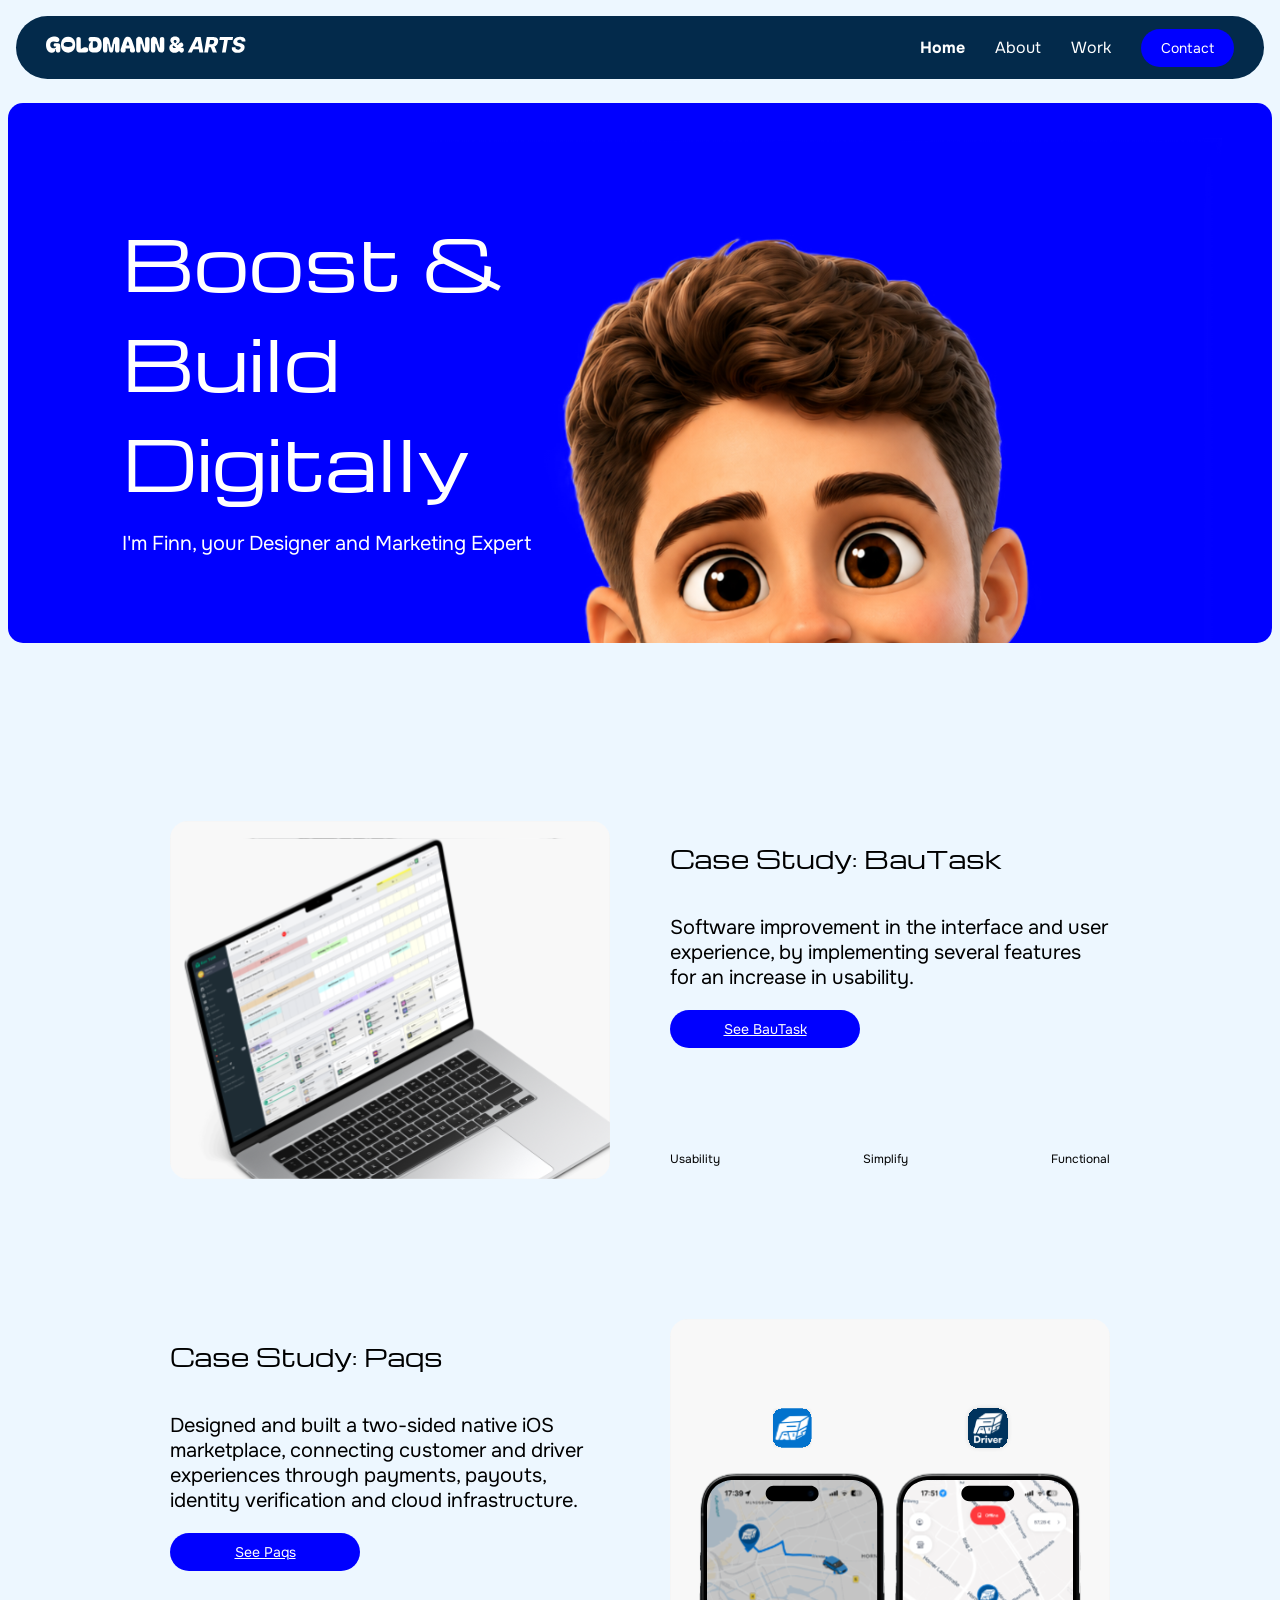
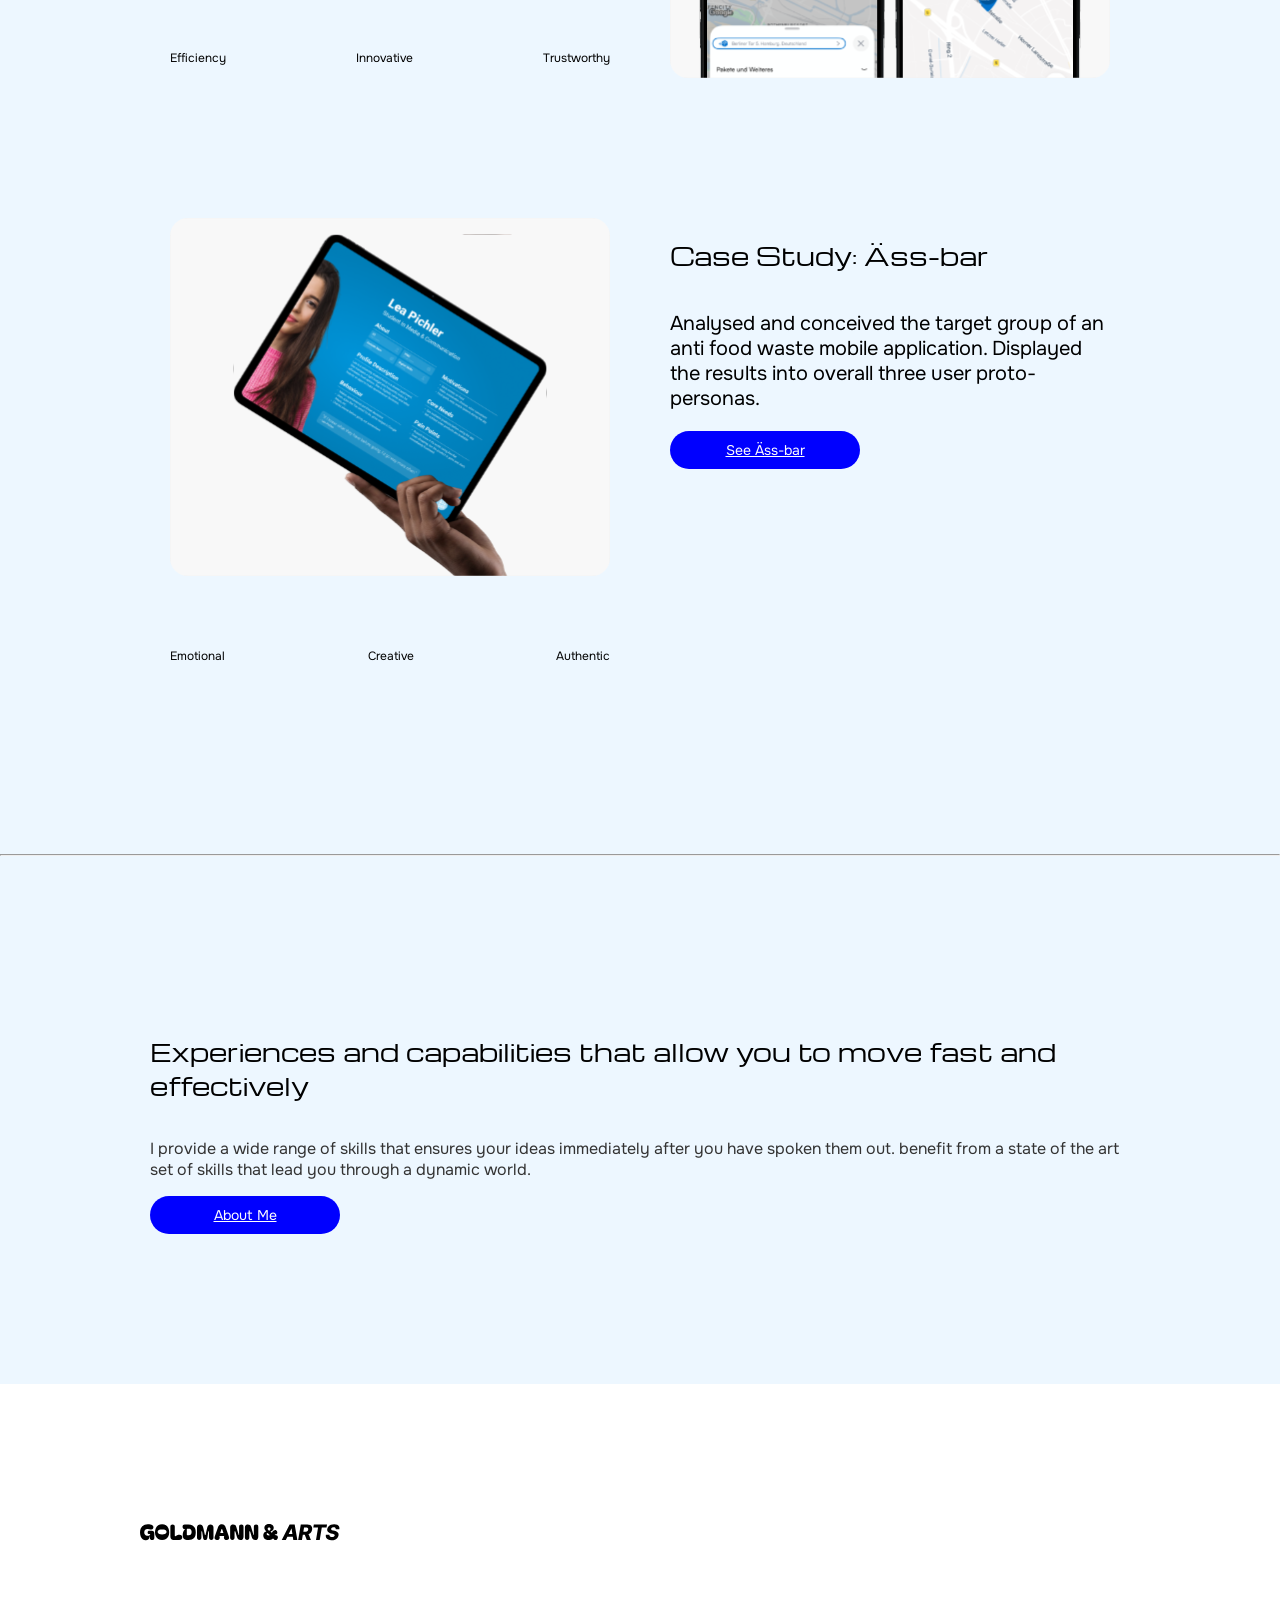
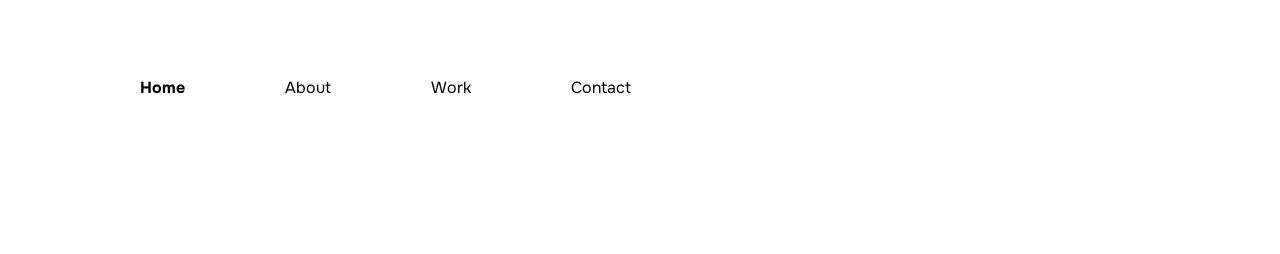
<file: Assignment/index.html>
<!DOCTYPE html> <!-- this is an HTML5 document type declaration -->
<html lang="en"> <!-- the root element of the HTML document, with the language set to English -->
	<head>
		<link rel="stylesheet" href="portfolioStyle.css"> <!-- links to an external CSS file for styling the webpage -->
		<script src="functions.js"></script> <!-- links to an external JavaScript file for adding interactivity to the webpage -->
		<meta charset="utf-8"> <!-- specifies the character encoding for the HTML document -->
		<title>Finn's Portfolio</title> <!-- sets the title of the webpage, which appears in the browser tab -->
	</head>
	<body>
		<nav class="outterNav"> <!-- Navigation bar for the webpage -->
			<div class="innerNav"> <!-- Inner container for the navigation items -->
				<a href="index.html"><img src="Logo.svg" alt="Goldmann & Arts Logo" width="200" height="40"></a> <!-- Logo link that redirects to the home page -->
				<ul>
					<li><a href="index.html" aria-current="page">Home</a></li> <!-- Navigation link to the home page -->
					<li><a href="pages/about.html">About</a></li> <!-- Navigation link to the about page -->
					<li><a href="pages/work.html">Work</a></li> <!-- Navigation link to the work page -->
					<li><a href="pages/Contact.html" class="case-button">Contact</a></li> <!-- Navigation link to the contact page -->
				</ul>
			</div>
		</nav>
		<section class="hero-section"> <!-- Section for the hero content -->
			<img src="Pixar_Avatar.svg" alt="Imitation of myself as an pixar character" width="800" height="1089"> <!-- Image of the author as a Pixar character -->
			<div class="hero"> <!-- Container for the hero text content -->
			    <h1>Boost & <br> Build <br> Digitally</h1>
			    <p>I'm Finn, your Designer and Marketing Expert</p>
			</div>
		</section>
		<div class="case-studies"> <!-- Container for the case studies -->
		<section class="case-study"> <!-- Section for an individual case study -->
			<div class="case-image"> <!-- Container for the case study image -->
   				<img src="Bautask.svg" alt="BauTask case study"> <!-- Image for the 'BauTask' case study -->
			</div>
			<div class="case-info"> <!-- Container for the 'BauTask' case study information -->
					<h2>Case Study: BauTask</h2>
			    	<p class="case-headline">Software improvement in the interface and user experience, by implementing several features for an increase in usability.</p>
			    	<div class="spacing-container"> <!-- Container for spacing around the button -->
						<a href="pages/work.html" class="case-button">See BauTask</a> <!-- Link to the 'BauTask' case study -->
					</div>
					<div class="caption"><p>Usability</p><p>Simplify</p><p>Functional</p></div> <!-- Caption for the 'BauTask' case study, listing the properties of the project -->
				</div>
		</section>
		<section class="case-study"> <!-- Section for an individual case study -->
				<div class="case-info"> <!-- Container for the 'Paqs' case study information -->
					<h2>Case Study: Paqs</h2>
			    	<p class="case-headline">Designed and built a two-sided native iOS marketplace, connecting customer and driver experiences through payments, payouts, identity verification and cloud infrastructure.</p>
			    	<div class="spacing-container"> <!-- Container for spacing around the button -->
						<a href="pages/work.html" class="case-button">See Paqs</a> <!-- Link to the 'Paqs' case study -->
					</div>
					<div class="caption"><p>Efficiency</p><p>Innovative</p><p>Trustworthy</p></div> <!-- Caption for the 'Paqs' case study, listing the properties of the project -->
				</div>
				<div class="case-image"> <!-- Container for the 'Paqs' case study image -->
   				<img src="Paqs.svg" alt="Paqs case study"> <!-- Image for the 'Paqs' case study -->
			</div>
		</section>
		<section class="case-study"> <!-- Section for an individual case study -->
			<div class="case-image"> <!-- Container for the 'Äss-bar' case study image -->
   				<img src="aessbar.svg" alt="Äss-bar case study"> <!-- Image for the 'Äss-bar' case study -->
			</div>
				<div class="case-info"> <!-- Container for the 'Äss-bar' case study information -->
					<h2>Case Study: Äss-bar</h2>
			    	<p class="case-headline">Analysed and conceived the target group of an anti food waste mobile application. Displayed the results into overall three user proto-personas.</p>
			    	<div class="spacing-container"> <!-- Container for spacing around the button -->
						<a href="pages/work.html" class="case-button">See Äss-bar</a> <!-- Link to the 'Äss-bar' case study -->
					</div>
					</div>
					<div class="caption"><p>Emotional</p><p>Creative</p><p>Authentic</p></div> <!-- Caption for the 'Äss-bar' case study, listing the properties of the project -->
		</section>
		</div>
		<hr> <!-- Horizontal Divider -->
		<div class="About-me-section"> <!-- Container for the 'About Me' section -->
			<h2>Experiences and capabilities that allow you to move fast and effectively </h2>
				<p class="case-text">I provide a wide range of skills that ensures your ideas immediately after you have spoken them out. benefit from a state of the art set of skills that lead you through a dynamic world.</p>
			   <a href="pages/about.html" class="case-button">About Me</a> <!-- Link to the 'About Me' section -->
		</div>
		<footer>
			<div class="footer">
				<img src="Logo_Black.svg" alt="Goldmann & Arts Logo" width="200" height="40">
				<ul>
					<li><a href="index.html" aria-current="page">Home</a></li> 
					<li><a href="pages/about.html">About</a></li> 
					<li><a href="pages/work.html">Work</a></li>
					<li><a href="pages/Contact.html">Contact</a></li>
				</ul>
			</div>
		</footer>
	</body>
</html>
</file>
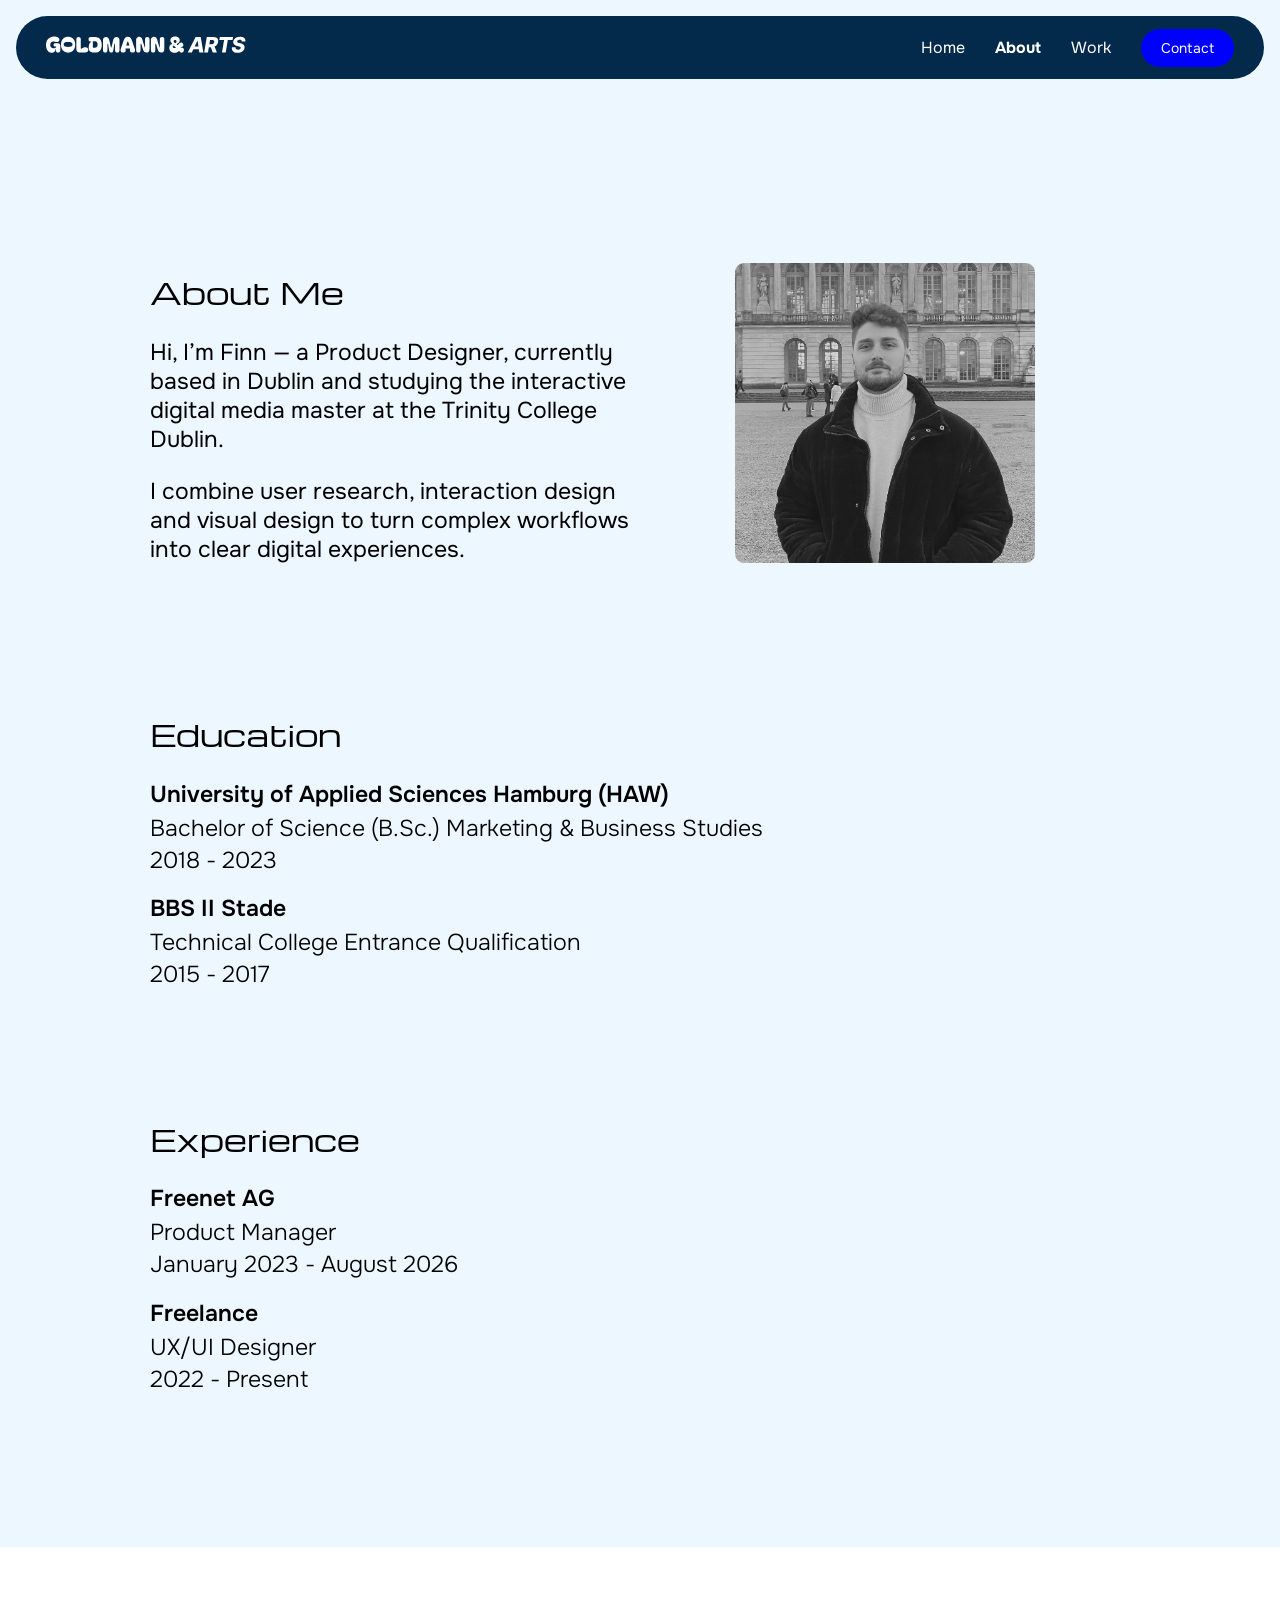
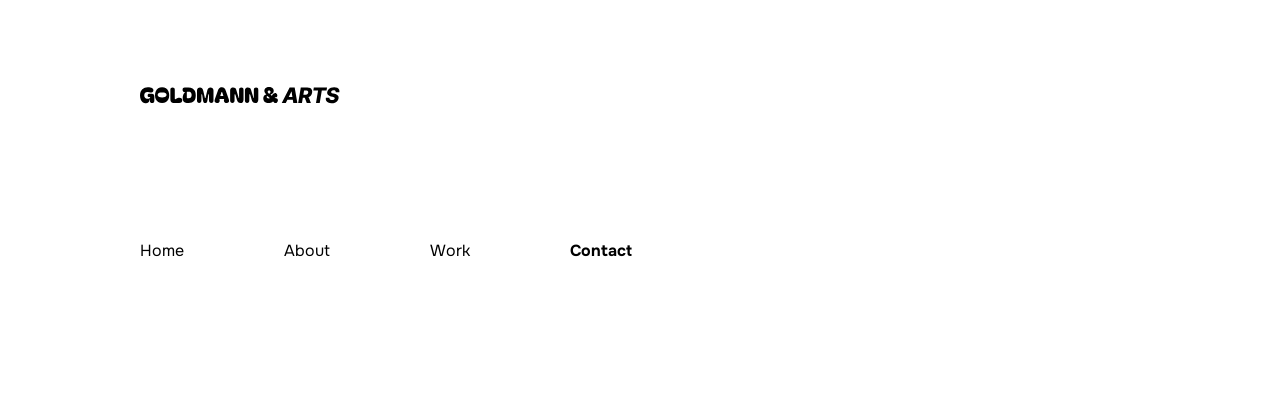
<file: Assignment/pages/about.html>
<!DOCTYPE html> <!-- this is an HTML5 document type declaration -->
<html lang="en"> <!-- the root element of the HTML document, with the language set to English -->
	<head>
		<link rel="stylesheet" href="../portfolioStyle.css"> <!-- links to an external CSS file for styling the webpage -->
		<meta charset="utf-8"> <!-- specifies the character encoding for the HTML document -->
		<title>About</title> <!-- sets the title of the webpage, which appears in the browser tab -->
	</head>
	<body>
		<nav class="outterNav"> <!-- Navigation bar for the webpage -->
			<div class="innerNav"> <!-- Inner container for the navigation items -->
				<a href="../index.html"><img src="../Logo.svg" alt="My very own Logo" width="200" height="40"></a> <!-- Logo link that redirects to the home page -->
				<ul>
					<li><a href="../index.html">Home</a></li> <!-- Navigation link to the home page -->
					<li><a href="about.html" aria-current="page">About</a></li> <!-- Navigation link to the about page -->
					<li><a href="work.html">Work</a></li> <!-- Navigation link to the work page -->
					<li><a href="Contact.html" class="case-button">Contact</a></li> <!-- Navigation link to the contact page -->
				</ul>
			</div>
		</nav>
		<section class="about-page"> <!-- About me section -->
			<div class="about-intro"> <!-- About me container -->
				<div class="about-text"> <!-- About me text -->
				<h1>About Me</h1>
				<p>Hi, I’m Finn — a Product Designer, currently based in Dublin and studying the interactive digital media master at the Trinity College Dublin.</p>
				<p>I combine user research, interaction design and visual design to turn complex workflows into clear digital experiences.</p>
				</div>
				<div class="about-image"> <!-- About me profile image -->
					<img src="../profile.png" alt="Profile Picture" width="300" height="300"> <!-- Profile picture of me -->
				</div>
			</div>
			<div class="about-text"> <!-- Education section -->
				<h1>Education</h1>
				<div class="education-text"> <!-- First Education text container -->
					<h2>University of Applied Sciences Hamburg (HAW)</h2>
					<p>Bachelor of Science (B.Sc.) Marketing & Business Studies</p>
					<p>2018 - 2023</p>
				</div>
				<div class="education-text"> <!-- Second Education text container -->
					<h2>BBS II Stade</h2>
					<p>Technical College Entrance Qualification</p>
					<p>2015 - 2017</p>
				</div>
			</div>
			<div class="about-text"> <!-- Experience section -->
				<h1>Experience</h1>
				<div class="education-text"> <!-- First Experience text container -->
					<h2>Freenet AG</h2>
					<p>Product Manager</p>
					<p>January 2023 - August 2026</p>
				</div>
				<div class="education-text"> <!-- Second Experience text container -->
					<h2>Freelance</h2>
					<p>UX/UI Designer</p>
					<p>2022 - Present</p>
				</div>
			</div>
		</section>
		<footer> <!-- Footer section of the webpage -->
			<div class="footer"> <!-- Container for the footer content -->
				<img src="../Logo_Black.svg" alt="Goldmann & Arts Logo" width="200" height="40"> <!-- Logo image in the footer -->
				<ul>
					<li><a href="../index.html">Home</a></li> <!-- Navigation link to the home page in the footer -->
					<li><a href="about.html">About</a></li> <!-- Navigation link to the about page in the footer -->
					<li><a href="work.html">Work</a></li> <!-- Navigation link to the work page in the footer -->
					<li><a href="Contact.html" aria-current="page">Contact</a></li> <!-- Navigation link to the contact page in the footer -->
				</ul>
			</div>
		</footer>
	</body>
</html>
</file>
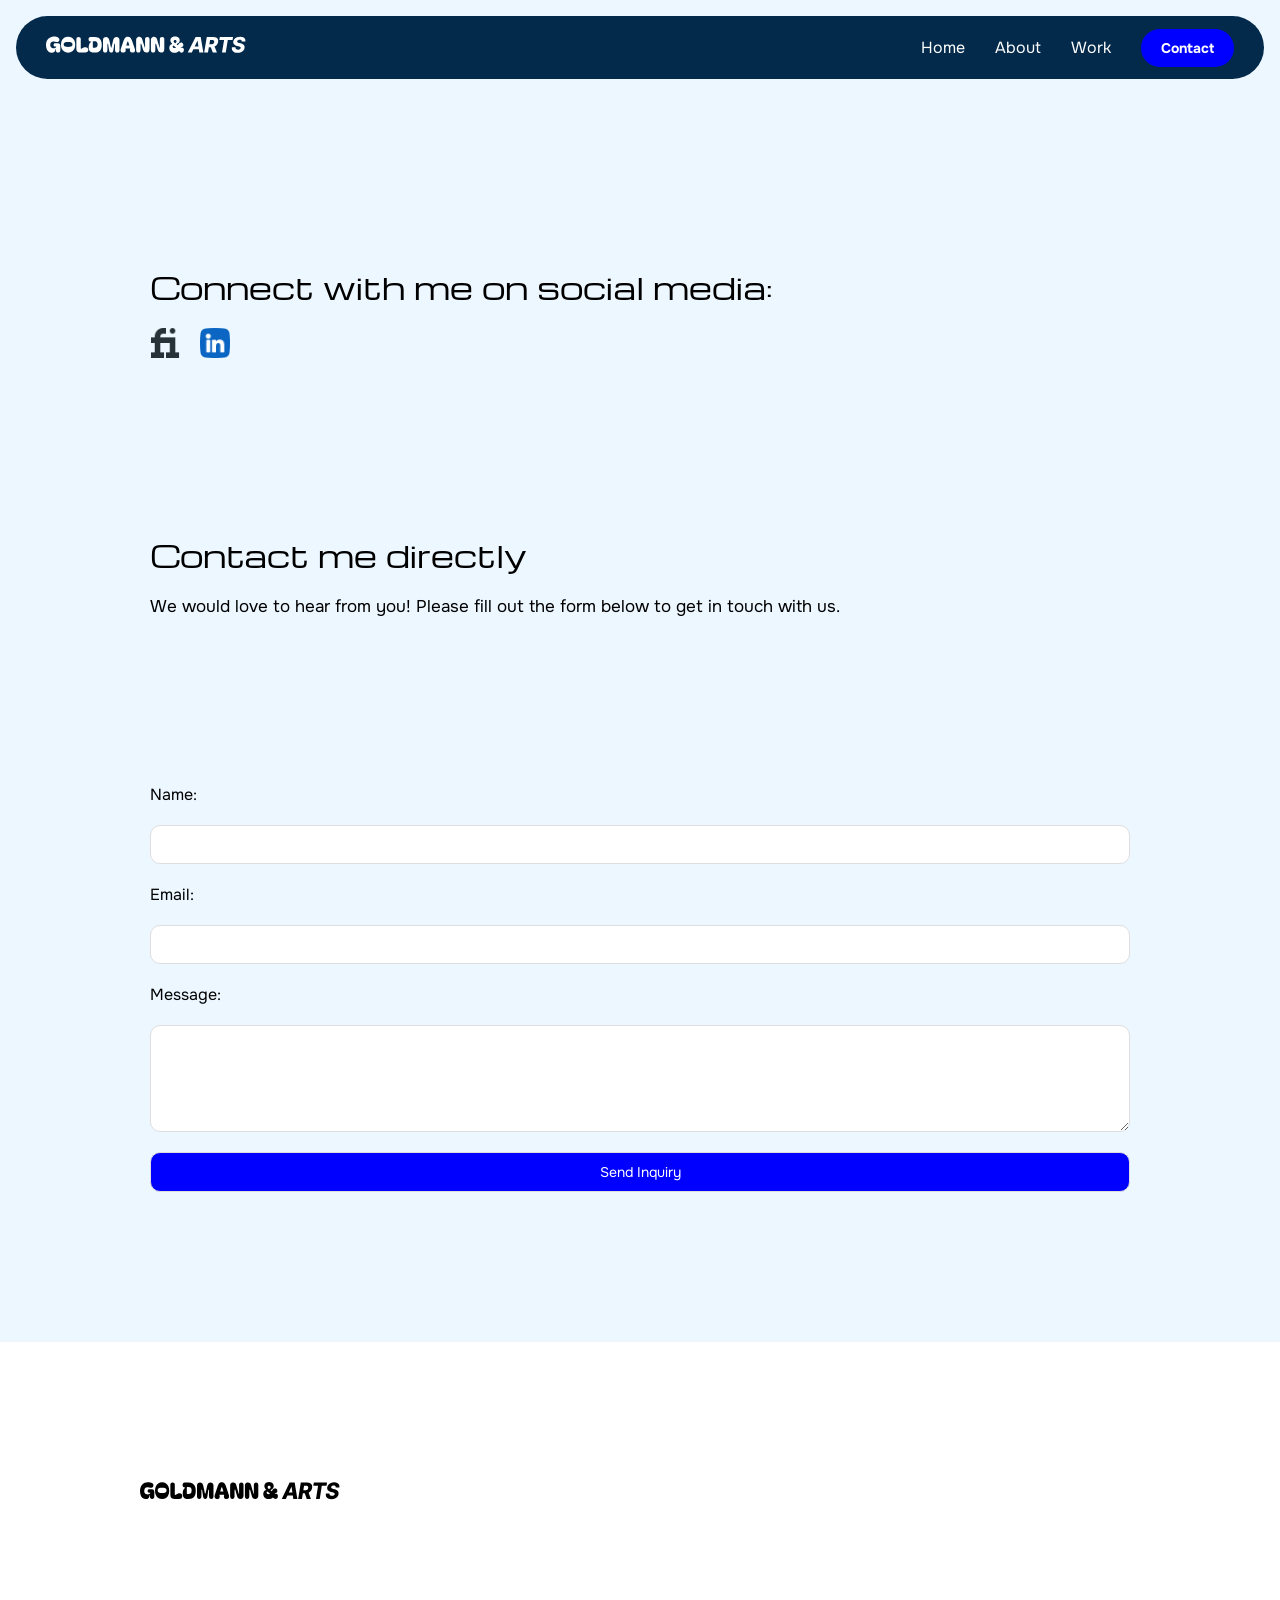
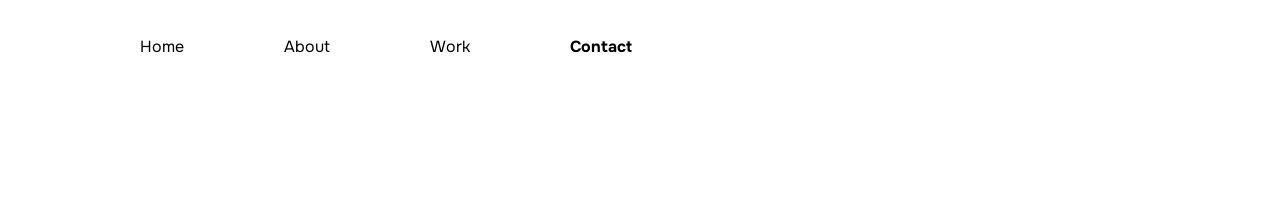
<file: Assignment/pages/Contact.html>
<!DOCTYPE html> <!-- this is an HTML5 document type declaration -->
<html lang="en"> <!-- the root element of the HTML document, with the language set to English -->
	<head>
		<link rel="stylesheet" href="../portfolioStyle.css"> <!-- links to an external CSS file for styling the webpage -->
		<meta charset="utf-8"> <!-- specifies the character encoding for the HTML document -->
		<title>Contact</title> <!-- sets the title of the webpage, which appears in the browser tab -->
	</head>
	<body>
		<nav class="outterNav"> <!-- Navigation bar for the webpage -->
			<div class="innerNav"> <!-- Inner container for the navigation items -->
				<a href="../index.html"><img src="../Logo.svg" alt="My very own Logo" width="200" height="40"></a> <!-- Logo link that redirects to the home page -->
				<ul>
					<li><a href="../index.html">Home</a></li> <!-- Navigation link to the home page -->
					<li><a href="about.html">About</a></li> <!-- Navigation link to the about page -->
					<li><a href="work.html">Work</a></li> <!-- Navigation link to the work page -->
					<li><a href="Contact.html" aria-current="page" class="case-button">Contact</a></li> <!-- Navigation link to the contact page -->
				</ul>
			</div>
		</nav>
		<div class="social-media-container"> <!-- Container for social media links -->
				<div class="social-media"> <!-- Inner container for social media links, for alignment purposes -->
					<h1>Connect with me on social media:</h1>
					<ul>
						<li><a href="https://de.fiverr.com/s/DmmDGRD"><img src="../fiverr.png" alt="Fiverr" width="30" height="30"></a></li> <!-- Link to Fiverr profile with an image icon -->
						<li><a href="https://www.linkedin.com/in/finn-goldmann-6a0b9b1a9"><img src="../linkedin.png" alt="LinkedIn" width="30" height="30"></a></li> <!-- Link to LinkedIn profile with an image icon -->
					</ul>
				</div>
			</div>
		<div class="contact-header"> <!-- Container for the contact form header -->
			<h1>Contact me directly</h1>
			<p>We would love to hear from you! Please fill out the form below to get in touch with us.</p>
		</div>
		<div class="contact-container"> <!-- Container for the contact form -->
			<form class="contact-form" action="#" method="POST"> <!-- Form for submitting contact information -->
				<label for="name">Name:</label> <!-- Label for the name input field -->
				<input type="text" id="name" name="name" required> <!-- Input field for the user's name, required for form submission -->
				
				<label for="email">Email:</label> <!-- Label for the email input field -->
				<input type="email" id="email" name="email" required> <!-- Input field for the user's email, required for form submission -->
				
				<label for="message">Message:</label> <!-- Label for the message textarea field -->
				<textarea id="message" name="message" rows="5" required></textarea> <!-- Textarea for the user's message, required for form submission -->
				
				<input class="submit-button" type="submit" value="Send Inquiry"> <!-- Submit button for the form, styled with a class -->
			</form>
		</div>
		<footer> <!-- Footer section of the webpage -->
			<div class="footer"> <!-- Container for the footer content -->
				<img src="../Logo_Black.svg" alt="Goldmann & Arts Logo" width="200" height="40"> <!-- Logo image in the footer -->
				<ul>
					<li><a href="../index.html">Home</a></li> <!-- Navigation link to the home page in the footer -->
					<li><a href="about.html">About</a></li> <!-- Navigation link to the about page in the footer -->
					<li><a href="work.html">Work</a></li> <!-- Navigation link to the work page in the footer -->
					<li><a href="Contact.html" aria-current="page">Contact</a></li> <!-- Navigation link to the contact page in the footer -->
				</ul>
			</div>
		</footer>
	</body>
</html>
</file>
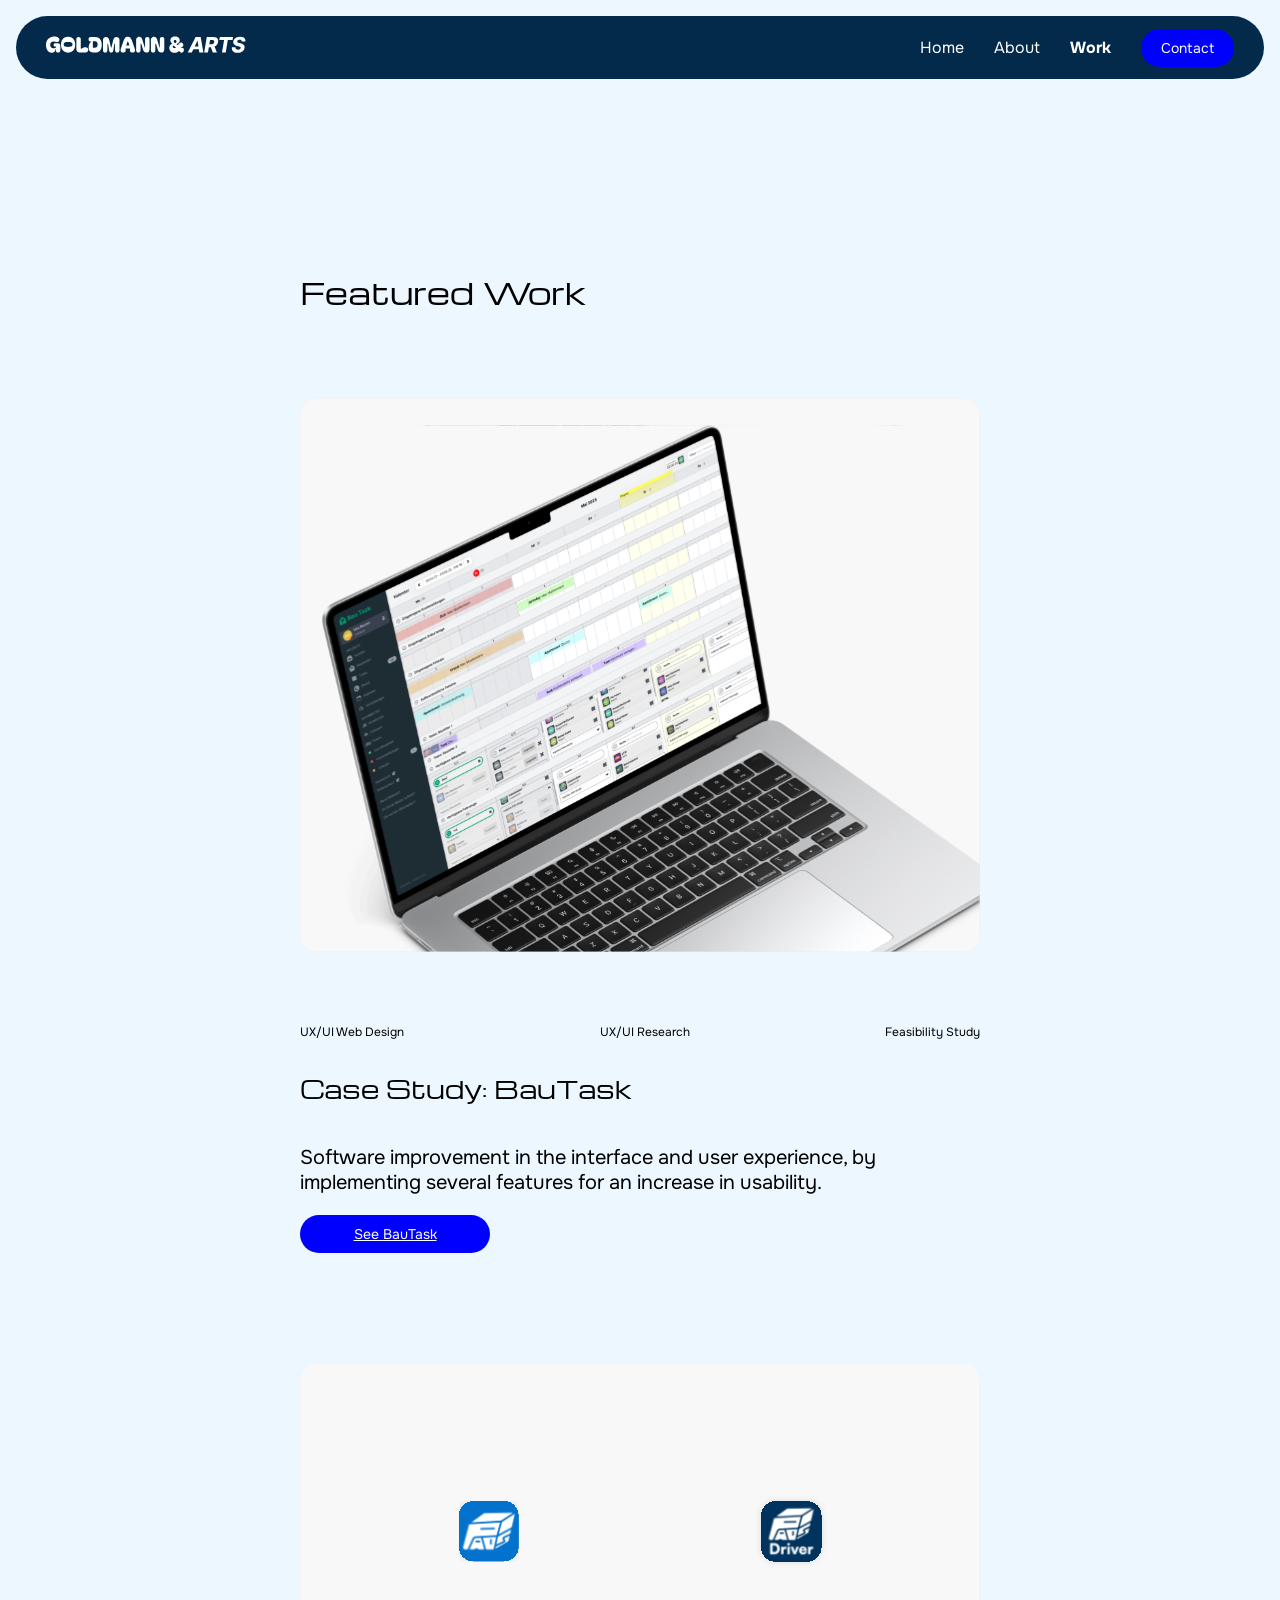
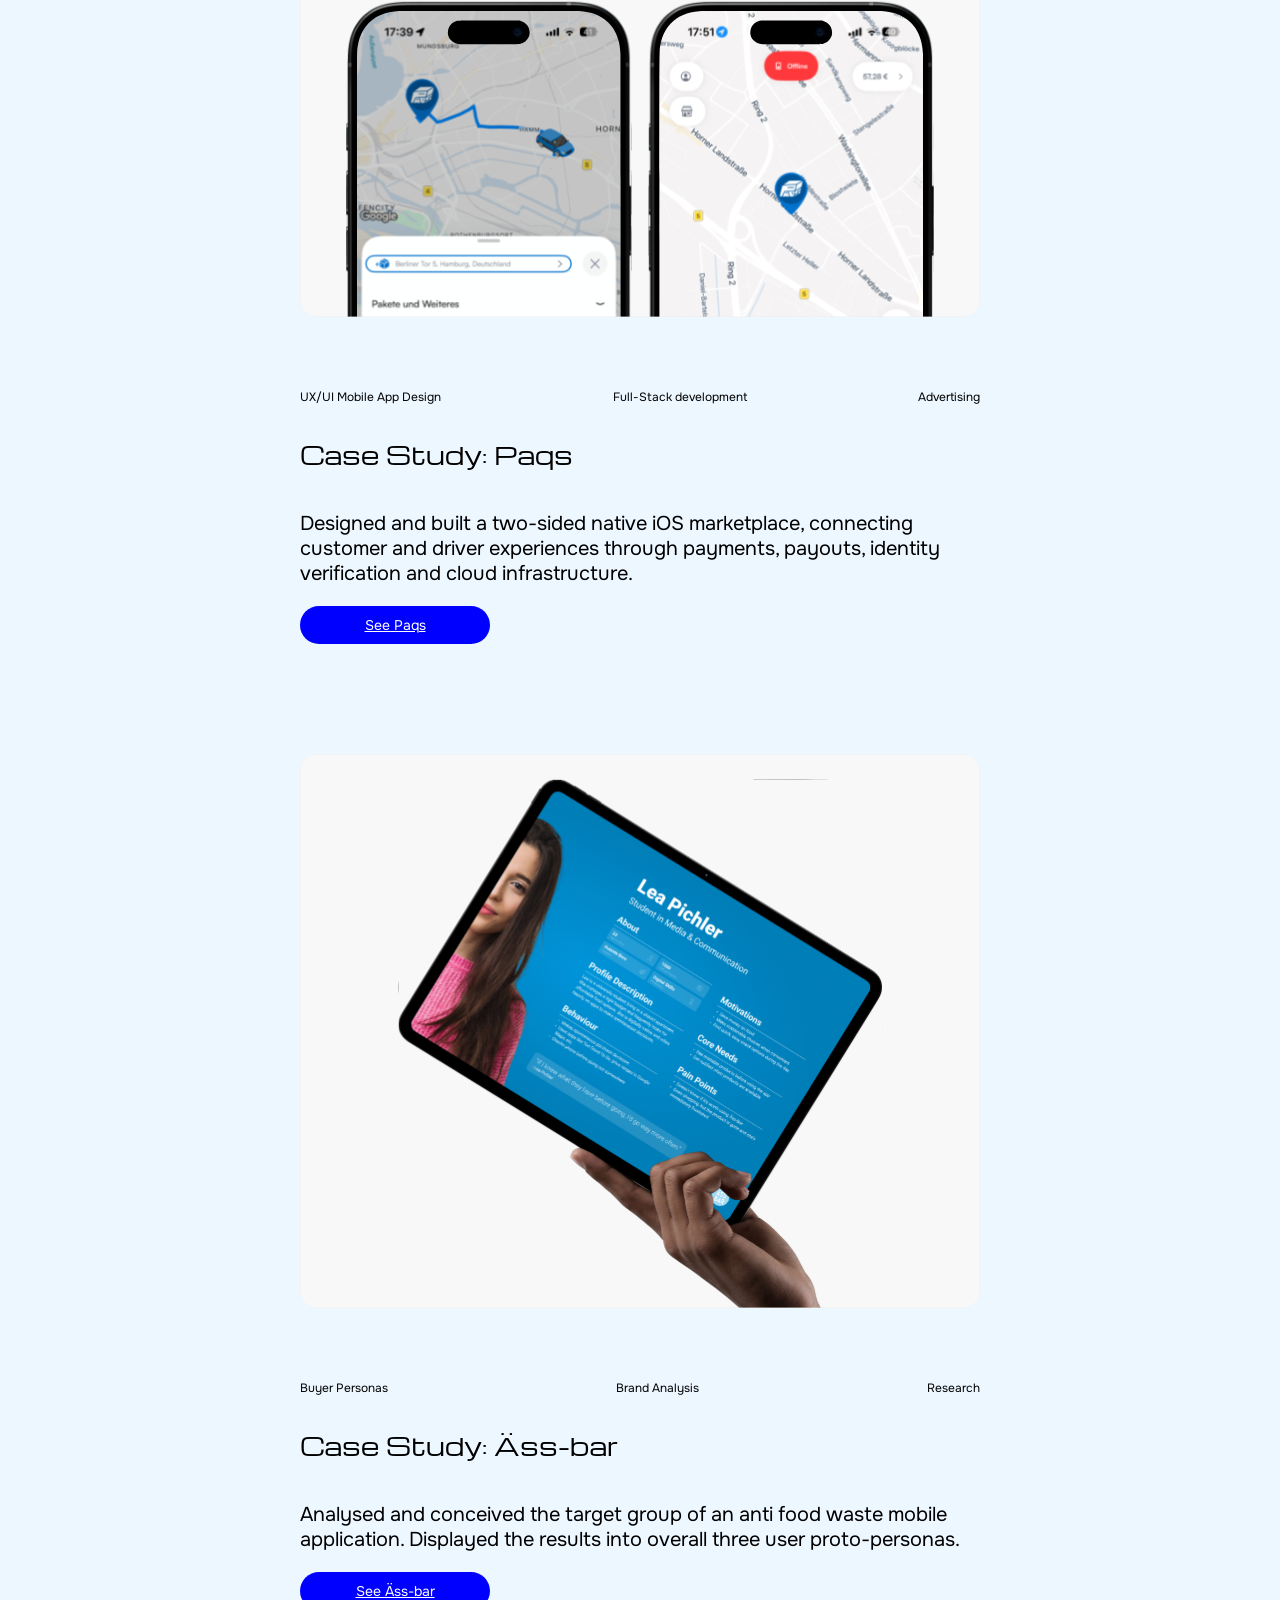
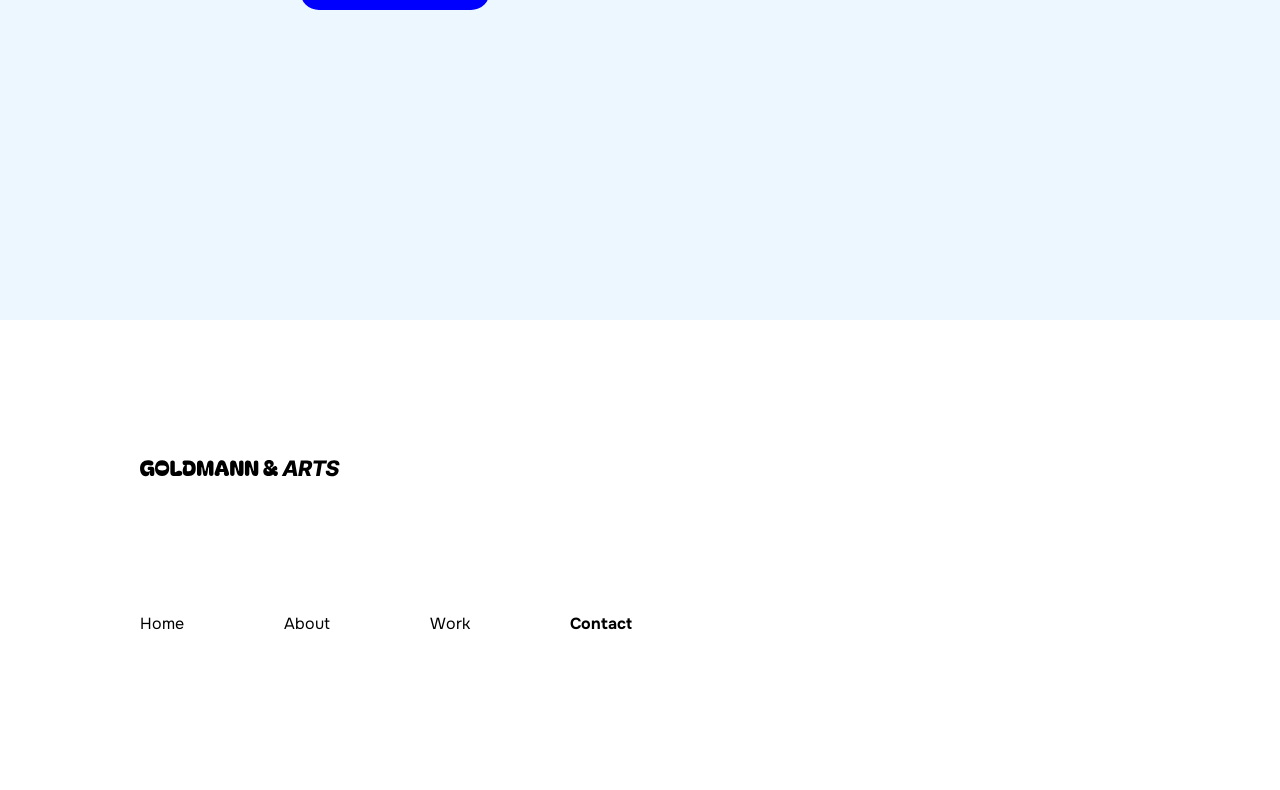
<file: Assignment/pages/work.html>
<!DOCTYPE html> <!-- this is an HTML5 document type declaration -->
<html lang="en"> <!-- the root element of the HTML document, with the language set to English -->
	<head>
		<link rel="stylesheet" href="../portfolioStyle.css"> <!-- links to an external CSS file for styling the webpage -->
		<meta charset="utf-8"> <!-- specifies the character encoding for the HTML document -->
		<title>Work</title> <!-- sets the title of the webpage, which appears in the browser tab -->
	</head>
	<body>
		<nav class="outterNav"> <!-- Navigation bar for the webpage -->
			<div class="innerNav"> <!-- Inner container for the navigation items -->
				<a href="../index.html"><img src="../Logo.svg" alt="My very own Logo" width="200" height="40"></a> <!-- Logo link that redirects to the home page -->
				<ul>
					<li><a href="../index.html">Home</a></li> <!-- Navigation link to the home page -->
					<li><a href="about.html">About</a></li> <!-- Navigation link to the about page -->
					<li><a href="work.html" aria-current="page">Work</a></li> <!-- Navigation link to the work page -->
					<li><a href="Contact.html" class="case-button">Contact</a></li> <!-- Navigation link to the contact page -->
				</ul>
			</div>
		</nav>
		<div class="work-page"> <!-- Section for the work page content -->
			<div class="case-studies"> <!-- Container for the case studies -->
		<section class="case-study-work-container"> <!-- Section for an individual case study -->
			<h1>Featured Work</h1>
			<div class="case-image"> <!-- Container for the case study image -->
   				<img src="../Bautask.svg" alt="BauTask case study"> <!-- Image for the 'BauTask' case study -->
			</div>
			<div class="case-info"> <!-- Container for the case study information -->
				<div class="caption"><p>UX/UI Web Design</p><p>UX/UI Research</p><p>Feasibility Study</p></div> <!-- Caption for the 'BauTask' case study, listing the properties of the project -->
					<h2>Case Study: BauTask</h2>
			    	<p class="case-headline">Software improvement in the interface and user experience, by implementing several features for an increase in usability.</p>
			    	<div class="spacing-container"> <!-- Container for spacing around the button -->
						<a href="pages/work.html" class="case-button">See BauTask</a> <!-- Link to the 'BauTask' case study -->
					</div>
				</div>
		</section>
		<section class="case-study-work-container"> <!-- Section for an individual case study -->
			<div class="case-image"> <!-- Container for the 'Paqs' case study image -->
   				<img src="../Paqs.svg" alt="Paqs case study"> <!-- Image for the 'Paqs' case study -->
			</div>
			<div class="case-info"> <!-- Container for the 'Paqs' case study information -->
				<div class="caption"><p>UX/UI Mobile App Design</p><p>Full-Stack development</p><p>Advertising</p></div> <!-- Caption for the 'Paqs' case study, listing the properties of the project -->
					<h2>Case Study: Paqs</h2>
			    	<p class="case-headline">Designed and built a two-sided native iOS marketplace, connecting customer and driver experiences through payments, payouts, identity verification and cloud infrastructure.</p>
			    	<div class="spacing-container"> <!-- Container for spacing around the button -->
						<a href="pages/work.html" class="case-button">See Paqs</a> <!-- Link to the 'Paqs' case study -->
					</div>
				</div>
		</section>
		<section class="case-study-work-container"> <!-- Section for an individual case study -->
			<div class="case-image"> <!-- Container for the 'Äss-bar' case study image -->
   				<img src="../aessbar.svg" alt="Äss-bar case study"> <!-- Image for the 'Äss-bar' case study -->
			</div>
			<div class="case-info"> <!-- Container for the 'Äss-bar' case study information -->
				<div class="caption"><p>Buyer Personas</p><p>Brand Analysis</p><p>Research</p></div> <!-- Caption for the 'Äss-bar' case study, listing the properties of the project -->
					<h2>Case Study: Äss-bar</h2>
			    	<p class="case-headline">Analysed and conceived the target group of an anti food waste mobile application. Displayed the results into overall three user proto-personas.</p>
			    	<div class="spacing-container"> <!-- Container for spacing around the button -->
						<a href="pages/work.html" class="case-button">See Äss-bar</a> <!-- Link to the 'Äss-bar' case study -->
					</div>
				</div>
		</section>
		</div>
	</div>
		<footer> <!-- Footer section of the webpage -->
			<div class="footer"> <!-- Container for the footer content -->
				<img src="../Logo_Black.svg" alt="Goldmann & Arts Logo" width="200" height="40"> <!-- Logo image in the footer -->
				<ul>
					<li><a href="../index.html">Home</a></li> <!-- Navigation link to the home page in the footer -->
					<li><a href="about.html">About</a></li> <!-- Navigation link to the about page in the footer -->
					<li><a href="work.html">Work</a></li> <!-- Navigation link to the work page in the footer -->
					<li><a href="Contact.html" aria-current="page">Contact</a></li> <!-- Navigation link to the contact page in the footer -->
				</ul>
			</div>
		</footer>
	</body>
</html>
</file>
<file: Assignment/portfolioStyle.css>
/* This will be the stylesheet for my portfolio */

@font-face {
    font-family: "Onest"; /* set up a custom font called "Onest" */
    src: url("onest-variable.ttf") format("truetype"); /* Specifies the font file and format */
    font-weight: 100 900; /* Specifies the range of font weights available for this font */
    font-style: normal; /* Specifies that the font is normal (not italic or oblique) */
    font-display: swap; /* Specifies how the font should be displayed while it's loading */
}

@font-face {
    font-family: "Michroma"; /* set up a custom font called "Michroma" */
    src: url("Michroma-Regular.ttf") format("truetype"); /* Specifies the font file and format */
    font-weight: 400; /* Specifies the font weight */
    font-style: normal; /* Specifies that the font is normal (not italic or oblique) */
    font-display: swap; /* Specifies how the font should be displayed while it's loading */
}

body {
    margin: 0; /* Removes the default margin around the page */
    font-family: "Onest", sans-serif;
    background-color: #EDF7FF; /* Sets the background colour of the page to light grey */
}

button, input, select, textarea {
    font-family: inherit; /* Ensures that form elements inherit the font family from their parent elements */
}


/* GENERAL HEADLINES */

h1, h2, h3, h4, h5, h6 {
    font-family: "Michroma", sans-serif; /* Sets the font family for all heading elements to "Michroma" */
    font-weight: 400; /* Sets the font weight for all heading elements to 400 (normal) */
}

h1 { /* Selects all <h1> elements in your HTML */
    font-size: 30px; /* Sets the text size to 30 pixels */
    color: black; /* Changes the text colour to black */
    text-align: start; /* Aligns the text to the left side */
}


/* NAVIGATION CONTAINER */

.outterNav { /* Selects the HTML element with id="example" */
    padding: 1em; /* Adds internal spacing equal to the element's font size */
}

.innerNav { /* Selects the HTML element with id="example" */
    background-color: #032A4B; /* Sets the background colour to light grey */
    border-radius: 1500px; /* Rounds the corners of the container by 10 pixels */
    padding: 5px 30px 5px 30px; /* Adds spacing equal to the outterNav size */
    display: flex; /* Activates Flexbox; direct children are arranged horizontally by default */
    align-items: center; /* Vertically centers the child elements within the container */
    justify-content: space-between; /* Pushes the first child to the left and the last child to the right */
}

.innerNav a[aria-current="page"] { /* Selects the <a> element with the attribute aria-current="page" */
    color: white; /* Changes the link colour to blue */
    font-weight: bold; /* Makes the link text bold */
}

.innerNav a[aria-current="page"] .case-button {
    font-weight: 700; /* Makes the button text bold */
}

/* NAVIGATION LIST */

nav ul { /* Selects all <ul> elements inside a <nav> element */
    display: flex; /* Arranges the direct child elements horizontally by default */
    align-items: center; /* Vertically centers the list items within the container */
    justify-content: space-between; /* Pushes all list items to the right side */
    gap: 30px; /* Creates 30 pixels of space between the list items */
    list-style: none; /* Removes the default bullet points */
}


/* NAVIGATION LINKS */

nav a { /* Selects all <a> elements inside a <nav> element */
    text-decoration: none; /* Removes the default underline from links */
    color: white; /* Changes the link text colour to black */
    font-family: "Onest", sans-serif;
}

nav a:hover { /* Selects navigation links while the mouse pointer is hovering over them */
    color: blue; /* Changes the link colour to blueviolet on hover */
}


/* HERO SECTION */

.hero-section {
    margin: 8px;          /* Adds spacing on all four sides */
    height: 60vh;      /* Makes the container as tall as the screen */
    display: flex;         /* Activates Flexbox; direct children are arranged horizontally by default */
    justify-content: center; /* Centres horizontally */
    align-items: center;     /* Centres vertically */
    overflow: hidden;        /* Hides any content that overflows the container */
    position: relative;       /* Sets the position of the container to relative */
    background-color: blue; /* Sets the background colour of the hero container to blue */
    border-radius: 15px;     /* Rounds the corners of the hero container */
}

.hero-section img {
    position: absolute; /* Positions the image absolutely within the hero container */
    width: 800px; /* Sets the image width to 800 pixels */
    height: auto; /* Maintains the image's aspect ratio */
    top: 35px; /* Positions the image 50 pixels from the top of the hero container */
    right: 50px; /* Positions the image 50 pixels from the right of the hero container */
}


/* HERO CONTAINER */

.hero { /* Selects all elements with class="hero" */
    color: white; /* Changes the text colour to white */
    position: absolute; /* Positions the hero container absolutely within its parent */
    width: 800px; /* Sets the hero container width to 800 pixels */
    height: auto; /* Maintains the hero container's aspect ratio */
    top: 50px; /* Positions the hero container 50 pixels from the top of its parent */
    right: 350px; /* Positions the hero container 50 pixels from the right of its parent */
}


/* HERO HEADLINE */

.hero h1 { /* Selects all <h1> elements inside an element with class="hero" */
    font-size: 70px; /* Sets the headline's font size to 70 pixels */
    color: white; /* Changes the headline's text colour to black */
    margin-bottom: 10px; /* Sets the bottom margin to 10 pixels */
}

.hero p { /* Selects all <p> elements inside an element with class="hero" */
    font-size: 20px; /* Sets the paragraph's font size to 20 pixels */
    color: white; /* Changes the paragraph's text colour to black */
    margin-bottom: 10px; /* Sets the bottom margin to 10 pixels */
}


/* ABOUT ME SECTION */

.About-me-section { /* Selects all elements with class="About-me-section" */
    display: flex; /* Activates Flexbox; direct children are arranged horizontally by default */
    flex-direction: column; /* Vertically centers the child elements within the container */
    padding: 150px; /* Adds spacing on all four sides */
}

/* CASE STUDIES CONTAINER OVERALL */

.case-studies {
    display: flex; /* Activates Flexbox; direct children are arranged horizontally by default */
    flex-direction: column; /* Stacks the child elements vertically */
    gap: 100px; /* Creates 100 pixels of space between the child elements */
    padding: 150px; /* Adds spacing on all four sides */
}

/* CASE STUDY SECTION */

.case-study {
    font-family: "Onest", sans-serif;
    display: grid; /* Activates CSS Grid. Align elements in rows by default */
    grid-template-columns: 1fr 1fr; /* Creates two equal-width columns - 1fr: is one fraction of the available space */
    gap: 60px; /* Creates 60 pixels of space between the grid items */
    padding: 20px; /* Adds spacing on all four sides */
}

/* CASE STUDY IMAGE */

.case-image {
    border-radius: 18px; /* Rounds the corners of the image container by 18 pixels */
    overflow: hidden; /* Hides any content that overflows the image container */
}

.case-image img {
    width: 100%; /* Makes the image span the full width of its container */
    height: 100%; /* Makes the image span the full height of its container */
    object-fit: cover; /* Ensures that the image covers the entire container while maintaining its aspect ratio */
    display: block; /* Removes any extra space below the image */
}

/* CASE BUTTON */

.case-button {
    background-color: blue; /* Sets the button's background colour to blue */
    color: white; /* Changes the button text colour to white */
    font-family: "Onest", sans-serif; /* Sets the button's font to Onest */
    font-size: 14px; /* Sets the button's font size to 16 pixels */
    border: none; /* Removes the default border from the button */
    padding: 10px 20px; /* Adds 10 pixels of vertical padding and 20 pixels of horizontal padding */
    width: 150px; /* Sets the button's width to 150 pixels */
    text-align: center; /* Centers the button text horizontally */
    border-radius: 150px; /* Rounds the corners of the button by 150 pixels to create a capsule shape */
    cursor: pointer; /* Changes the cursor to a pointer when hovering over the button */
}

.caption {
    display: flex; /* children are arranged horizontally by default */
    justify-content: space-between; /* Distributes the child elements evenly across the container */
    font-size: 12px; /* Sets the font size to 12 pixels */
    margin-top: auto; /* Adds a top margin */
}

.case-info {
    display: flex; /* children are arranged horizontally by default */
    flex-direction: column; /* stacks child elements vertically */
}

.spacing-container {
    padding: 10px 0px 10px 0px; /* Adds spacing on the top side and bottom side */
    display: flex; /* children are arranged horizontally by default */
    flex-direction: column; /* stacks child elements vertically */
    justify-content: center; /* Distributes the child elements to the center */
}

/* CASE HEADLINE CLASS */

.case-headline { /* Selects elements with class="case-headline" */
    font-size: 20px; /* Sets the headline's font size to 50 pixels */
    color: black; /* Changes the headline's text colour to black */
    margin-bottom: 10px; /* Sets the bottom margin to 10 pixels */
    display: flex; /* Activates Flexbox; direct children are arranged horizontally by default */
}

/* CASE TEXT CLASS */

.case-text { /* Selects elements with class="case-text" */
    font-size: 16px; /* Sets the text's font size to 16 pixels */
    text-align: start; /* Aligns the text to the left side */
    color: #333; /* Changes the text's color to a dark gray */
}


/* FOOTER */

.footer {
    display: flex; /* Activates Flexbox; direct children are arranged horizontally by default */
    flex-direction: column; /* stacks child elements vertically */
    background-color: white; /* Sets the footer's background colour */
    color: black; /* Makes the text colour black */
    text-align: left; /* Aligns the footer text to the left */
    font-family: "Onest", sans-serif; /* Sets the footer's font to Onest */
    width: 100%; /* Makes the footer span the full width of the page */
    padding: 20px; /* Adds spacing on all four sides */
    box-sizing: border-box; /* Ensures that padding is included in the total width and height of the footer */
}

.footer img {
    width: 200px; /* Sets the logo's width to 200 pixels */
    height: auto; /* Maintains the logo's aspect ratio */
    padding: 120px; /* Adds spacing on all four sides */
}

.footer a {
    text-decoration: none; /* Removes the default underline from links */
    color: black; /* Changes the link text colour to black */
}

.footer a:hover { /* Selects footer links while the mouse pointer is hovering over them */
    color: blue; /* Changes the link colour to blue on hover */
}

.footer a[aria-current="page"] { /* Selects the <a> element with the attribute aria-current="page" */
    color: black; /* Changes the link colour to black */
    font-weight: bold; /* Makes the link text bold */
}

.footer ul {
    list-style: none; /* Removes the default bullet points */
    display: flex; /* Activates Flexbox; direct children are arranged horizontally by default */
    gap: 100px; /* Creates 30 pixels of space between the list items */
    padding: 0 120px 120px 120px; /* Adds spacing on all four sides */
    box-sizing: border-box; /* Ensures that padding is included in the total width and height of the footer */
    width: 100%; /* Makes the list span the full width of the footer */
}

/* ABOUT PAGE */

.about-page {
    display: flex; /* Activates Flexbox; direct children are arranged horizontally by default */
    flex-direction: column; /* stacks child elements vertically */
    padding: 150px; /* Adds spacing on all four sides */
    gap: 100px; /* Creates 100 pixels of space between the child elements */
}

/* FIRST SECTION WITHIN ABOUT PAGE */

.about-intro {
    display: grid; /* Activates CSS Grid. Align elements in rows by default */
    grid-template-columns: 1fr 1fr; /* Creates two equal-width columns */
    justify-items: center; /* Centers the grid items horizontally within their respective columns */
    align-items: center; /* Centers the grid items vertically within their respective rows */
}

/* GENERAL TEXT WITHIN ABOUT PAGE */

.about-text {
    font-family: "Onest", sans-serif; /* Sets the text's font to Onest */
    font-size: 23px; /* Sets the text's font size */
    color: black; /* Determines the text's color */
}

/* EDUCATION SECTION */

.education-text h2 {
    font-family: "Onest", sans-serif; /* Sets the text's font to Onest */
    font-size: 23px; /* Sets the text's font size */
    font-weight: 600; /* Sets the text's font weight */
    color: black; /* Determines the text's color */
    margin-bottom: 5px; /* Adds a margin of 5 pixels to the bottom */
}

.education-text p {
    font-family: "Onest", sans-serif; /* Sets the text's font to Onest */
    font-size: 23px; /* Sets the text's font size */
    font-weight: 300; /* Sets the text's font weight */
    color: black; /* Determines the text's color */
    margin: 3px 0; /* Adds a margin of 3 pixels on the top and bottom, and 0 pixels on the left and right */
}

/* WORK PAGE */

.work-page {
    display: flex; /* Activates Flexbox; direct children are arranged horizontally by default */
    flex-direction: column; /* stacks child elements vertically */
    padding: 0 150px 150px 150px; /* Adds spacing on all four sides */
    gap: 100px; /* Creates 100 pixels of space between the child elements */
}

.case-study-work-container {
    display: flex; /* Activates Flexbox; direct children are arranged horizontally by default */
    flex-direction: column; /* stacks child elements vertically */
    gap: 60px; /* Creates 60 pixels of space between the grid items */
}


/* CONTACT PAGE */

.contact-header {
    font-family: "Onest", sans-serif; /* Sets the text's font to Onest */
    font-size: 30px; /* Sets the text's font size */
    color: black; /* Determines the text's color */
    padding: 150px 150px 0 150px; /* Adds spacing on all four sides */
}

.contact-header p {
    font-family: "Onest", sans-serif; /* Sets the text's font to Onest */
    font-size: 17px; /* Sets the text's font size */
    color: black; /* Determines the text's color */
}

.contact-container {
    display: flex; /* Activates Flexbox; direct children are arranged horizontally by default */
    flex-direction: column; /* stacks child elements vertically */
    justify-content: center; /* Centers the child elements vertically */
    align-items: center; /* Centers the child elements horizontally */
    padding: 150px; /* Adds spacing on all four sides */
    gap: 30px; /* Creates spacing between each row */
}

.social-media-container {
    display: flex; /* Activates Flexbox; direct children are arranged horizontally by default */
    max-width: 1200px; /* Sets the maximum width of the container */
    width: 100%; /* Sets the width of the container to 100% of its parent container */
    gap: 20px; /* Creates spacing between each icon */
     padding: 150px 150px 0 150px; /* Adds spacing on all four sides */
}

.social-media-container ul {
    display: flex; /* Activates Flexbox; direct children are arranged horizontally by default */
    gap: 20px; /* Creates spacing between each icon */
    list-style: none; /* Removes the default bullet points */
    padding: 0; /* Removes the default padding */
    margin: 0; /* Removes the default margin */
}

.contact-form{
    font-family: "Onest", sans-serif; /* Sets the text's font to Onest */
    display: flex; /* Activates Flexbox; direct children are arranged horizontally by default */
    flex-direction: column; /* stacks child elements vertically */
    gap: 20px; /* Creates spacing between each row */
    max-width: 1200px; /* Sets the maximum width of the form */
    width: 100%; /* Sets the width of the form to 100% of its parent container */
}

.contact-form input, .contact-form textarea {
    font-family: "Onest", sans-serif; /* Sets the text's font to Onest */
    padding: 10px; /* Adds spacing on all four sides */
    border: 1px solid rgb(222, 222, 224); /* Adds a light grey border */
    border-radius: 10px; /* Rounds the corners of the input fields */
    width: 100%; /* Sets the width of the input fields to 100% of their parent container */
    box-sizing: border-box; /* Ensures that padding is included in the total width and height of the input fields */
}

.submit-button {
    background-color: blue; /* Sets the button's background colour to blue */
    color: white; /* Changes the button text colour to white */
    font-family: "Onest", sans-serif; /* Sets the button's font to Onest */
    font-size: 14px; /* Sets the button's font size to 16 pixels */
    border: none; /* Removes the default border from the button */
    padding: 10px 20px; /* Adds 10 pixels of vertical padding and 20 pixels of horizontal padding */
    width: 100%; /* Sets the button's width to 100% of its parent container */
    text-align: center; /* Centers the button text horizontally */
    border-radius: 150px; /* Rounds the corners of the button by 150 pixels to create a capsule shape */
    cursor: pointer; /* Changes the cursor to a pointer when hovering over the button */
}
</file>
